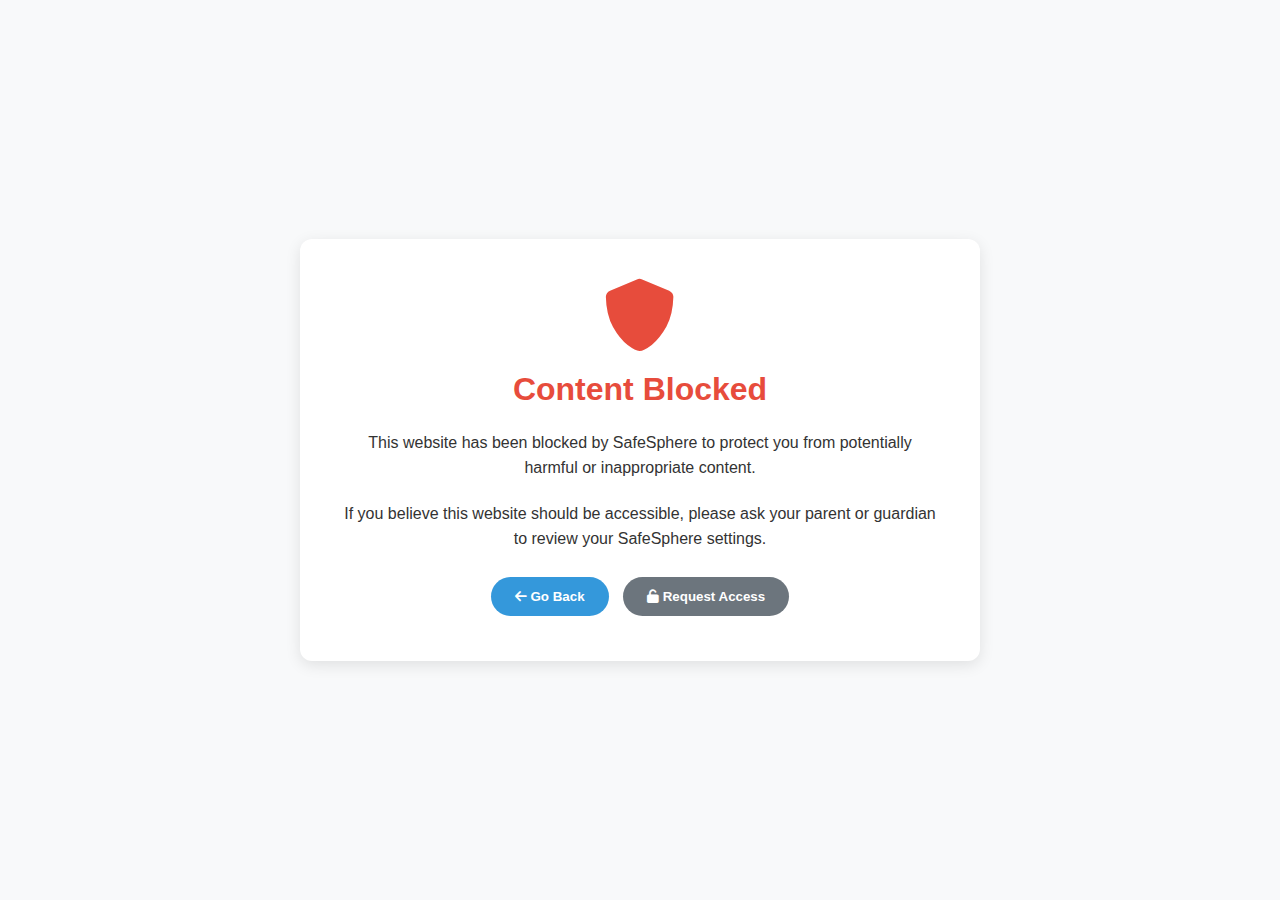
<file: blocked.html>
<!DOCTYPE html>
<html lang="en">
<head>
  <meta charset="UTF-8">
  <meta name="viewport" content="width=device-width, initial-scale=1.0">
  <title>Content Blocked - SafeSphere</title>
  <link rel="stylesheet" href="https://cdnjs.cloudflare.com/ajax/libs/font-awesome/6.0.0/css/all.min.css">
  <style>
    body {
      font-family: 'Nunito', 'Segoe UI', Tahoma, Geneva, Verdana, sans-serif;
      background-color: #f8f9fa;
      color: #333;
      display: flex;
      justify-content: center;
      align-items: center;
      height: 100vh;
      margin: 0;
      padding: 20px;
      box-sizing: border-box;
    }
    .container {
      max-width: 600px;
      text-align: center;
      background-color: white;
      border-radius: 12px;
      padding: 40px;
      box-shadow: 0 4px 15px rgba(0, 0, 0, 0.1);
    }
    .icon {
      color: #e74c3c;
      font-size: 72px;
      margin-bottom: 20px;
    }
    h1 {
      color: #e74c3c;
      margin-top: 0;
    }
    p {
      font-size: 16px;
      line-height: 1.6;
      margin-bottom: 20px;
    }
    .search-term {
      background-color: #f8d7da;
      padding: 5px 10px;
      border-radius: 4px;
      font-weight: bold;
      color: #842029;
    }
    .button {
      display: inline-block;
      padding: 12px 24px;
      background-color: #3498db;
      color: white;
      text-decoration: none;
      border-radius: 30px;
      font-weight: 600;
      transition: all 0.3s ease;
      margin: 5px;
      border: none;
      cursor: pointer;
    }
    .button:hover {
      background-color: #2980b9;
      transform: translateY(-2px);
      box-shadow: 0 4px 8px rgba(0, 0, 0, 0.1);
    }
    .button.secondary {
      background-color: #6c757d;
    }
    .button.secondary:hover {
      background-color: #5a6268;
    }
  </style>
</head>
<body>
  <div class="container">
    <i class="fas fa-shield-alt icon"></i>
    <h1>Content Blocked</h1>
    
    <div id="blockedSite" style="display: none;">
      <p>This website has been blocked by SafeSphere to protect you from potentially harmful or inappropriate content.</p>
      <p>If you believe this website should be accessible, please ask your parent or guardian to review your SafeSphere settings.</p>
    </div>
    
    <div id="explicitSearch" style="display: none;">
      <p>Your search for <span id="searchTerm" class="search-term"></span> has been blocked by SafeSphere.</p>
      <p>This search query may lead to explicit or inappropriate content that's not suitable for teens.</p>
      <p>Try searching for something else or ask your parent/guardian for help.</p>
    </div>
    
    <div class="actions">
      <button onclick="window.history.back()" class="button"><i class="fas fa-arrow-left"></i> Go Back</button>
      <button id="requestAccess" class="button secondary"><i class="fas fa-unlock"></i> Request Access</button>
    </div>
  </div>
  
  <script>
    document.addEventListener('DOMContentLoaded', function() {
      // Get URL parameters
      const urlParams = new URLSearchParams(window.location.search);
      const reason = urlParams.get('reason');
      const query = urlParams.get('query');
      
      // Show appropriate message based on the reason
      if (reason === 'explicitsearch' && query) {
        document.getElementById('explicitSearch').style.display = 'block';
        document.getElementById('searchTerm').textContent = query;
      } else {
        document.getElementById('blockedSite').style.display = 'block';
      }
      
      // Log block event to background script
      const blockedInfo = {
        timestamp: new Date().toISOString(),
        url: document.referrer || "Unknown URL",
        reason: reason || "blockedsite",
        query: query || null
      };
      
      try {
        chrome.runtime.sendMessage({
          action: "logBlockedContent", 
          blockedInfo: blockedInfo
        });
      } catch (error) {
        console.error("Error logging blocked content:", error);
      }
      
      // Request access button
      document.getElementById('requestAccess').addEventListener('click', function() {
        const message = "Your child is requesting access to blocked content. " + 
                       (reason === 'explicitsearch' ? 
                        `They attempted to search for: "${query}"` : 
                        `They attempted to visit: "${document.referrer || window.location.href}"`);
        
        alert("A notification will be sent to your parent/guardian. If they approve, they can add this to the exceptions list in SafeSphere settings.");
        
        // Send request to background script
        try {
          chrome.runtime.sendMessage({
            action: "requestAccess",
            contentInfo: blockedInfo
          });
        } catch (error) {
          console.error("Error sending access request:", error);
        }
      });
    });
  </script>
</body>
</html>
</file>
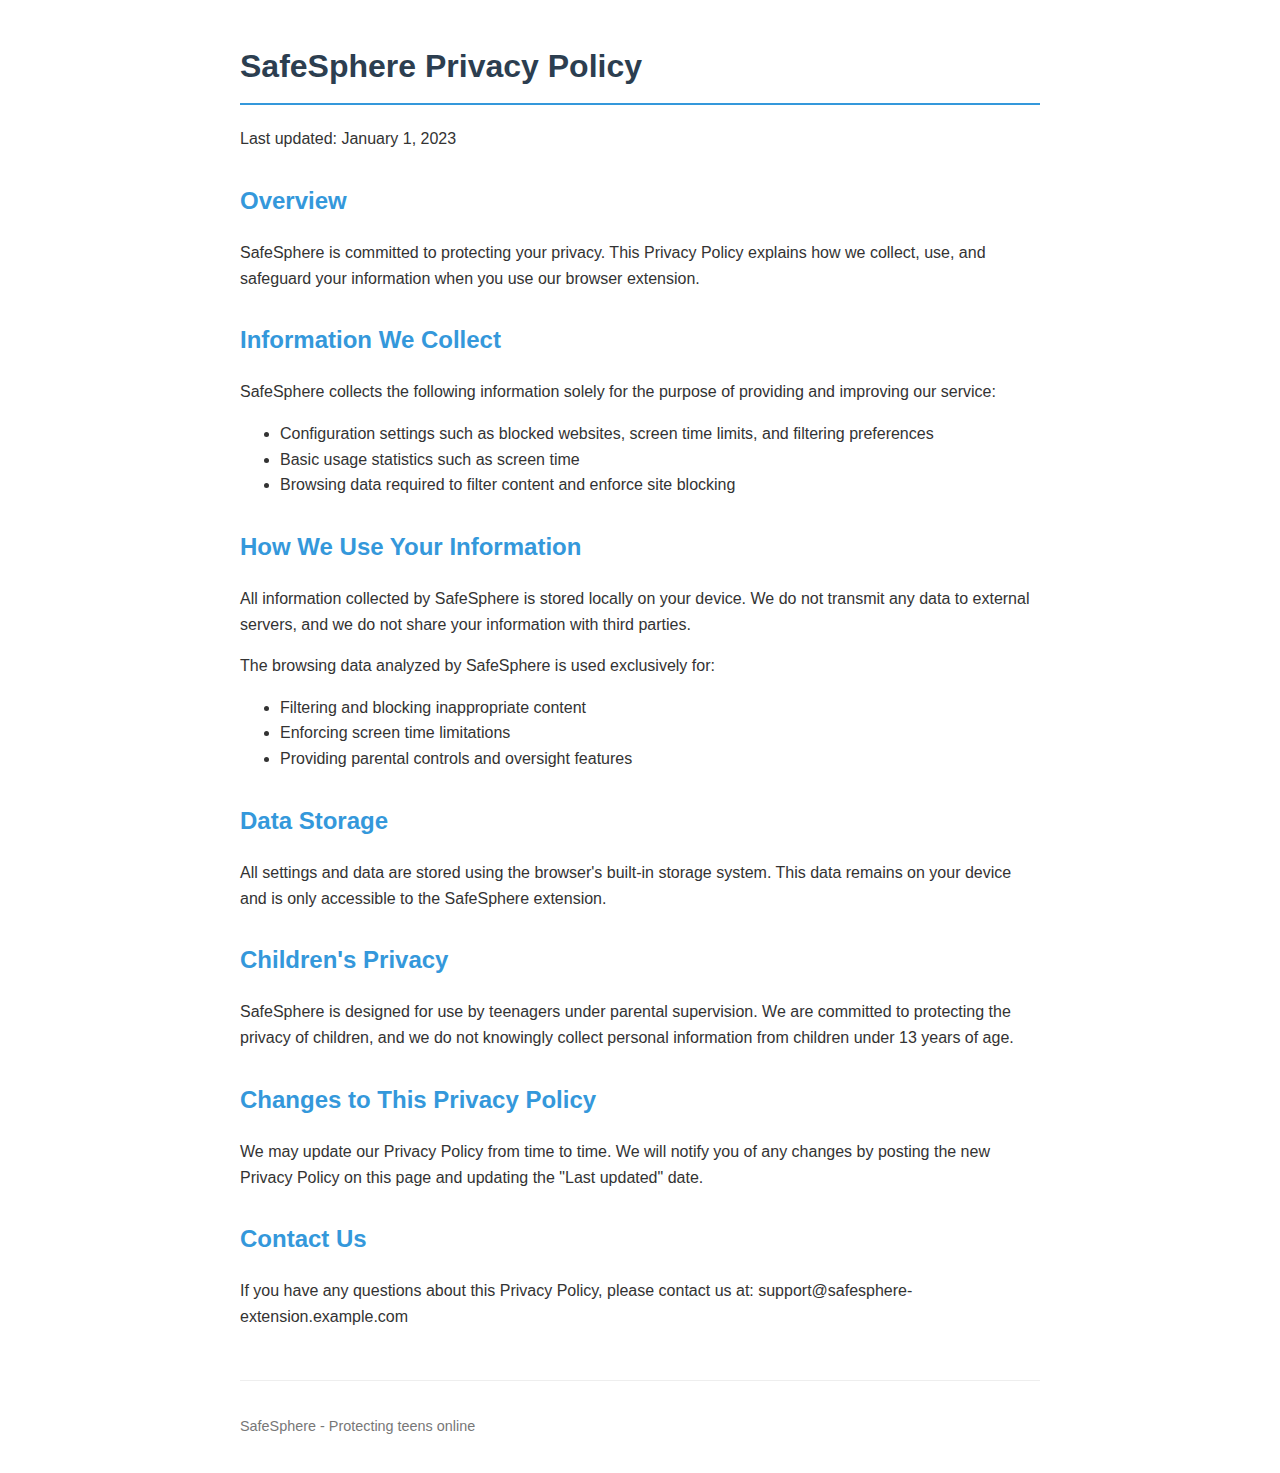
<file: privacy-policy.html>
<!DOCTYPE html>
<html lang="en">
<head>
  <meta charset="UTF-8">
  <meta name="viewport" content="width=device-width, initial-scale=1.0">
  <title>SafeSphere Privacy Policy</title>
  <style>
    body {
      font-family: 'Segoe UI', Tahoma, Geneva, Verdana, sans-serif;
      line-height: 1.6;
      color: #333;
      max-width: 800px;
      margin: 0 auto;
      padding: 20px;
    }
    h1 {
      color: #2c3e50;
      border-bottom: 2px solid #3498db;
      padding-bottom: 10px;
    }
    h2 {
      color: #3498db;
      margin-top: 30px;
    }
    p {
      margin-bottom: 15px;
    }
    .footer {
      margin-top: 50px;
      border-top: 1px solid #eee;
      padding-top: 20px;
      font-size: 0.9em;
      color: #777;
    }
  </style>
</head>
<body>
  <h1>SafeSphere Privacy Policy</h1>
  
  <p>Last updated: January 1, 2023</p>
  
  <h2>Overview</h2>
  <p>
    SafeSphere is committed to protecting your privacy. This Privacy Policy explains how we collect, use, and safeguard your information when you use our browser extension.
  </p>
  
  <h2>Information We Collect</h2>
  <p>
    SafeSphere collects the following information solely for the purpose of providing and improving our service:
  </p>
  <ul>
    <li>Configuration settings such as blocked websites, screen time limits, and filtering preferences</li>
    <li>Basic usage statistics such as screen time</li>
    <li>Browsing data required to filter content and enforce site blocking</li>
  </ul>
  
  <h2>How We Use Your Information</h2>
  <p>
    All information collected by SafeSphere is stored locally on your device. We do not transmit any data to external servers, and we do not share your information with third parties.
  </p>
  <p>
    The browsing data analyzed by SafeSphere is used exclusively for:
  </p>
  <ul>
    <li>Filtering and blocking inappropriate content</li>
    <li>Enforcing screen time limitations</li>
    <li>Providing parental controls and oversight features</li>
  </ul>
  
  <h2>Data Storage</h2>
  <p>
    All settings and data are stored using the browser's built-in storage system. This data remains on your device and is only accessible to the SafeSphere extension.
  </p>
  
  <h2>Children's Privacy</h2>
  <p>
    SafeSphere is designed for use by teenagers under parental supervision. We are committed to protecting the privacy of children, and we do not knowingly collect personal information from children under 13 years of age.
  </p>
  
  <h2>Changes to This Privacy Policy</h2>
  <p>
    We may update our Privacy Policy from time to time. We will notify you of any changes by posting the new Privacy Policy on this page and updating the "Last updated" date.
  </p>
  
  <h2>Contact Us</h2>
  <p>
    If you have any questions about this Privacy Policy, please contact us at: support@safesphere-extension.example.com
  </p>
  
  <div class="footer">
    <p>SafeSphere - Protecting teens online</p>
  </div>
</body>
</html>
</file>
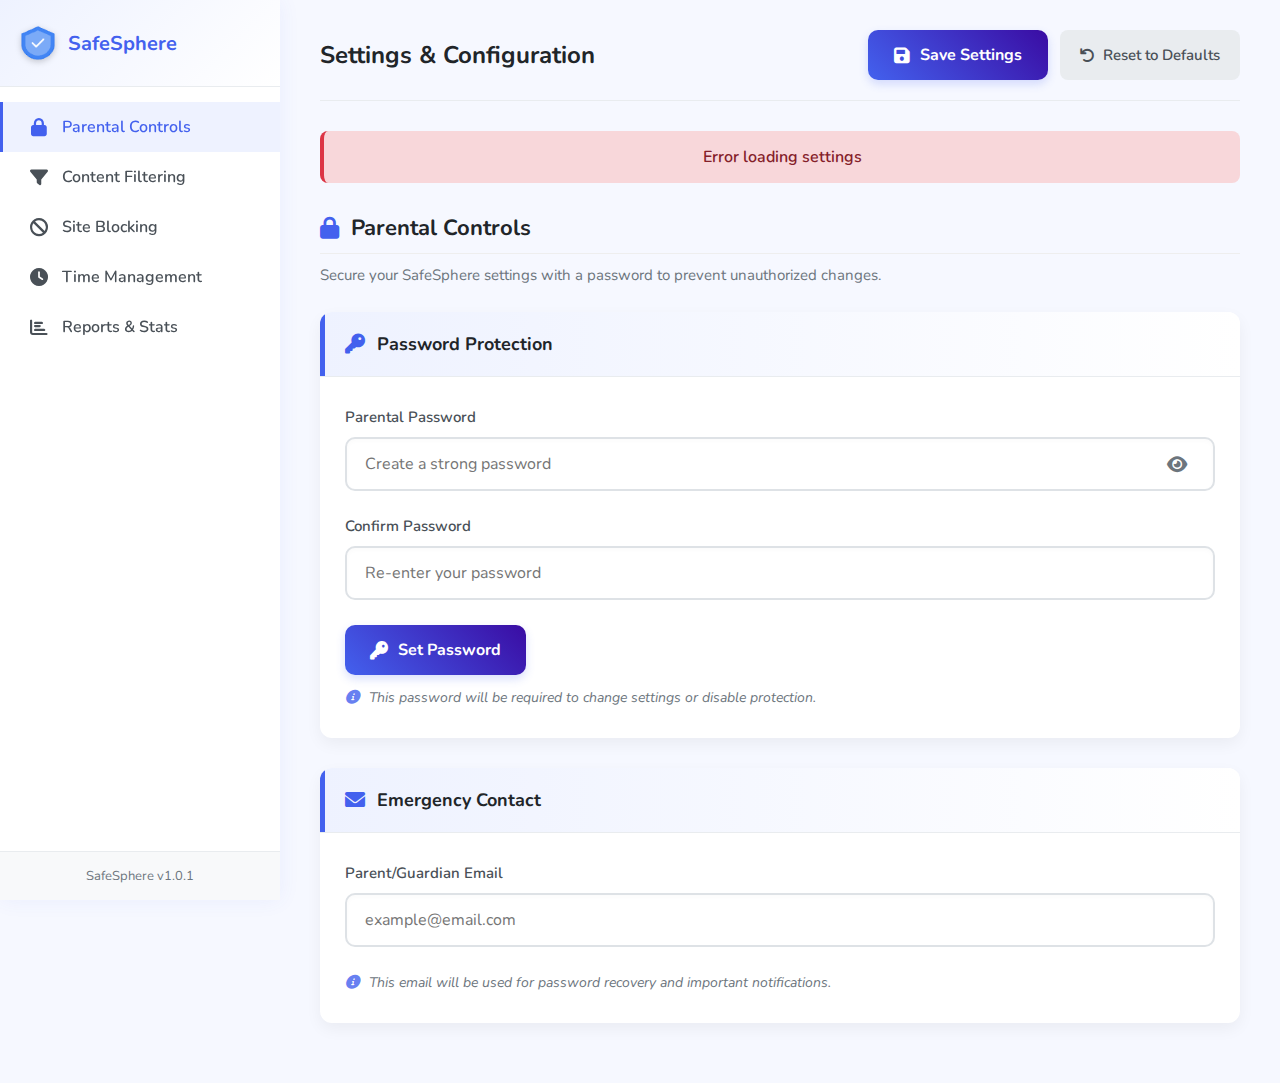
<file: options/options.html>
<!DOCTYPE html>
<html lang="en">
<head>
  <meta charset="UTF-8">
  <meta name="viewport" content="width=device-width, initial-scale=1.0">
  <title>SafeSphere Settings</title>
  <link rel="stylesheet" href="options.css">
  <link rel="stylesheet" href="https://cdnjs.cloudflare.com/ajax/libs/font-awesome/6.0.0/css/all.min.css">
</head>
<body>
  <div class="sidebar">
    <div class="sidebar-header">
      <img src="../assets/icons/icon48.png" alt="SafeSphere Logo">
      <h1>SafeSphere</h1>
    </div>
    <nav>
      <ul>
        <li class="active" data-section="parental-controls"><i class="fas fa-lock"></i> Parental Controls</li>
        <li data-section="content-filtering"><i class="fas fa-filter"></i> Content Filtering</li>
        <li data-section="site-blocking"><i class="fas fa-ban"></i> Site Blocking</li>
        <li data-section="time-management"><i class="fas fa-clock"></i> Time Management</li>
        <li data-section="reports"><i class="fas fa-chart-bar"></i> Reports & Stats</li>
      </ul>
    </nav>
    <div class="sidebar-footer">
      <p>SafeSphere v1.0.1</p>
    </div>
  </div>

  <div class="main-content">
    <div class="header">
      <h1>Settings & Configuration</h1>
      <div class="actions">
        <button id="save-settings" class="primary"><i class="fas fa-save"></i> Save Settings</button>
        <button id="reset-defaults"><i class="fas fa-undo"></i> Reset to Defaults</button>
      </div>
    </div>
    
    <div id="status-message" class="hidden"></div>
    
    <div class="settings-container">
      <!-- Parental Controls Section -->
      <div id="parental-controls" class="settings-section active">
        <div class="section-header">
          <h2><i class="fas fa-lock"></i> Parental Controls</h2>
          <p>Secure your SafeSphere settings with a password to prevent unauthorized changes.</p>
        </div>
        
        <div class="card">
          <div class="card-header">
            <h3>Password Protection</h3>
          </div>
          <div class="card-body">
            <div class="form-group">
              <label for="password">Parental Password</label>
              <div class="password-input">
                <input type="password" id="password" placeholder="Create a strong password">
                <button id="toggle-password" type="button"><i class="fas fa-eye"></i></button>
              </div>
            </div>
            <div class="form-group">
              <label for="confirm-password">Confirm Password</label>
              <div class="password-input">
                <input type="password" id="confirm-password" placeholder="Re-enter your password">
              </div>
            </div>
            <button id="set-password" class="primary"><i class="fas fa-key"></i> Set Password</button>
            <p class="note">This password will be required to change settings or disable protection.</p>
          </div>
        </div>
        
        <div class="card">
          <div class="card-header">
            <h3>Emergency Contact</h3>
          </div>
          <div class="card-body">
            <div class="form-group">
              <label for="parent-email">Parent/Guardian Email</label>
              <input type="email" id="parent-email" placeholder="example@email.com">
            </div>
            <p class="note">This email will be used for password recovery and important notifications.</p>
          </div>
        </div>
      </div>
      
      <!-- Content Filtering Section -->
      <div id="content-filtering" class="settings-section">
        <div class="section-header">
          <h2><i class="fas fa-filter"></i> Content Filtering</h2>
          <p>Control what type of content is filtered and blocked on websites.</p>
        </div>
        
        <div class="card">
          <div class="card-header">
            <h3>Filtering Options</h3>
          </div>
          <div class="card-body">
            <div class="form-group switch-group">
              <label for="content-filtering-toggle">Enable Content Filtering:</label>
              <label class="switch">
                <input type="checkbox" id="content-filtering-toggle" checked>
                <span class="slider round"></span>
              </label>
            </div>
            
            <div class="form-group switch-group">
              <label for="keyword-filtering-toggle">Filter Inappropriate Keywords:</label>
              <label class="switch">
                <input type="checkbox" id="keyword-filtering-toggle" checked>
                <span class="slider round"></span>
              </label>
            </div>
            
            <div class="form-group switch-group">
              <label for="image-filtering-toggle">Filter Inappropriate Images:</label>
              <label class="switch">
                <input type="checkbox" id="image-filtering-toggle" checked>
                <span class="slider round"></span>
              </label>
            </div>
          </div>
        </div>
        
        <div class="card">
          <div class="card-header">
            <h3>Content Categories to Filter</h3>
          </div>
          <div class="card-body">
            <div class="checkbox-grid">
              <div class="checkbox-item">
                <input type="checkbox" id="adult-content" checked>
                <label for="adult-content">Adult Content</label>
              </div>
              <div class="checkbox-item">
                <input type="checkbox" id="violence" checked>
                <label for="violence">Violence</label>
              </div>
              <div class="checkbox-item">
                <input type="checkbox" id="gambling" checked>
                <label for="gambling">Gambling</label>
              </div>
              <div class="checkbox-item">
                <input type="checkbox" id="drugs" checked>
                <label for="drugs">Drugs & Substances</label>
              </div>
              <div class="checkbox-item">
                <input type="checkbox" id="hate-speech" checked>
                <label for="hate-speech">Hate Speech</label>
              </div>
              <div class="checkbox-item">
                <input type="checkbox" id="profanity" checked>
                <label for="profanity">Profanity</label>
              </div>
            </div>
          </div>
        </div>
        
        <div class="card">
          <div class="card-header">
            <h3>Custom Keywords to Block</h3>
          </div>
          <div class="card-body">
            <div class="form-group">
              <label for="blocked-keywords">Blocked Keywords:</label>
              <textarea id="blocked-keywords" rows="4" placeholder="Enter keywords separated by commas"></textarea>
            </div>
            <p class="note">These keywords will be filtered from all web pages.</p>
          </div>
        </div>
      </div>
      
      <!-- Site Blocking Section -->
      <div id="site-blocking" class="settings-section">
        <div class="section-header">
          <h2><i class="fas fa-ban"></i> Site Blocking</h2>
          <p>Control which websites are blocked completely.</p>
        </div>
        
        <div class="card">
          <div class="card-header">
            <h3>Blocked Websites</h3>
          </div>
          <div class="card-body">
            <div class="form-group">
              <label for="blocked-sites">Websites to Block:</label>
              <textarea id="blocked-sites" rows="4" placeholder="Enter websites to block, one per line"></textarea>
            </div>
            <p class="note">Enter full domains (e.g., example.com) or subdomains (e.g., sub.example.com).</p>
            
            <div class="blocked-sites-list">
              <h4>Currently Blocked:</h4>
              <ul id="current-blocked-sites">
                <li>adult-site-example.com <button class="remove-site"><i class="fas fa-times"></i></button></li>
                <li>gambling-example.com <button class="remove-site"><i class="fas fa-times"></i></button></li>
                <li>violence-example.com <button class="remove-site"><i class="fas fa-times"></i></button></li>
              </ul>
            </div>
          </div>
        </div>
        
        <div class="card">
          <div class="card-header">
            <h3>Allow List</h3>
          </div>
          <div class="card-body">
            <div class="form-group">
              <label for="allowed-sites">Always Allow These Websites:</label>
              <textarea id="allowed-sites" rows="4" placeholder="Enter websites to always allow, one per line"></textarea>
            </div>
            <p class="note">These websites will never be blocked, even if they contain filtered content.</p>
          </div>
        </div>
      </div>
      
      <!-- Time Management Section -->
      <div id="time-management" class="settings-section">
        <div class="section-header">
          <h2><i class="fas fa-clock"></i> Time Management</h2>
          <p>Set limits on screen time and schedule when internet access is allowed.</p>
        </div>
        
        <div class="card">
          <div class="card-header">
            <h3>Daily Screen Time Limits</h3>
          </div>
          <div class="card-body">
            <div class="form-group">
              <label for="screen-time-limit">Daily Screen Time Limit (minutes):</label>
              <input type="number" id="screen-time-limit" min="0" max="1440" value="120">
            </div>
            <p class="note">Set to 0 for unlimited screen time.</p>
            
            <div class="form-group switch-group">
              <label for="screen-time-weekends">Different Limits for Weekends:</label>
              <label class="switch">
                <input type="checkbox" id="screen-time-weekends">
                <span class="slider round"></span>
              </label>
            </div>
            
            <div class="form-group weekend-settings hidden">
              <label for="weekend-time-limit">Weekend Screen Time Limit (minutes):</label>
              <input type="number" id="weekend-time-limit" min="0" max="1440" value="240">
            </div>
          </div>
        </div>
        
        <div class="card">
          <div class="card-header">
            <h3>Scheduled Access Times</h3>
          </div>
          <div class="card-body">
            <div class="form-group switch-group">
              <label for="schedule-enabled">Enable Scheduled Access:</label>
              <label class="switch">
                <input type="checkbox" id="schedule-enabled">
                <span class="slider round"></span>
              </label>
            </div>
            
            <div class="schedule-settings">
              <div class="time-range">
                <div class="form-group">
                  <label for="access-start">Start Time:</label>
                  <input type="time" id="access-start" value="08:00">
                </div>
                <div class="form-group">
                  <label for="access-end">End Time:</label>
                  <input type="time" id="access-end" value="20:00">
                </div>
              </div>
              <p class="note">Internet access will only be allowed between these times.</p>
            </div>
          </div>
        </div>
      </div>
      
      <!-- Reports & Stats Section -->
      <div id="reports" class="settings-section">
        <div class="section-header">
          <h2><i class="fas fa-chart-bar"></i> Reports & Stats</h2>
          <p>View statistics about browsing habits and protection activities.</p>
        </div>
        
        <div class="card">
          <div class="card-header">
            <h3>Usage Statistics</h3>
          </div>
          <div class="card-body">
            <div class="stats-grid">
              <div class="stat-item">
                <div class="stat-icon"><i class="fas fa-clock"></i></div>
                <div class="stat-value">0h 0m</div>
                <div class="stat-label">Today's Screen Time</div>
              </div>
              <div class="stat-item">
                <div class="stat-icon"><i class="fas fa-filter"></i></div>
                <div class="stat-value">0</div>
                <div class="stat-label">Content Filtered</div>
              </div>
              <div class="stat-item">
                <div class="stat-icon"><i class="fas fa-ban"></i></div>
                <div class="stat-value">0</div>
                <div class="stat-label">Sites Blocked</div>
              </div>
              <div class="stat-item">
                <div class="stat-icon"><i class="fas fa-check-circle"></i></div>
                <div class="stat-value">100%</div>
                <div class="stat-label">Protection Rate</div>
              </div>
            </div>
            <p class="note">Statistics are reset daily at midnight.</p>
          </div>
        </div>
        
        <div class="card">
          <div class="card-header">
            <h3>Most Visited Websites</h3>
          </div>
          <div class="card-body">
            <div class="site-list">
              <p class="placeholder-text">Website usage statistics will appear here after you start browsing.</p>
            </div>
          </div>
        </div>
      </div>
    </div>
  </div>
  
  <script src="options.js"></script>
</body>
</html>
</file>
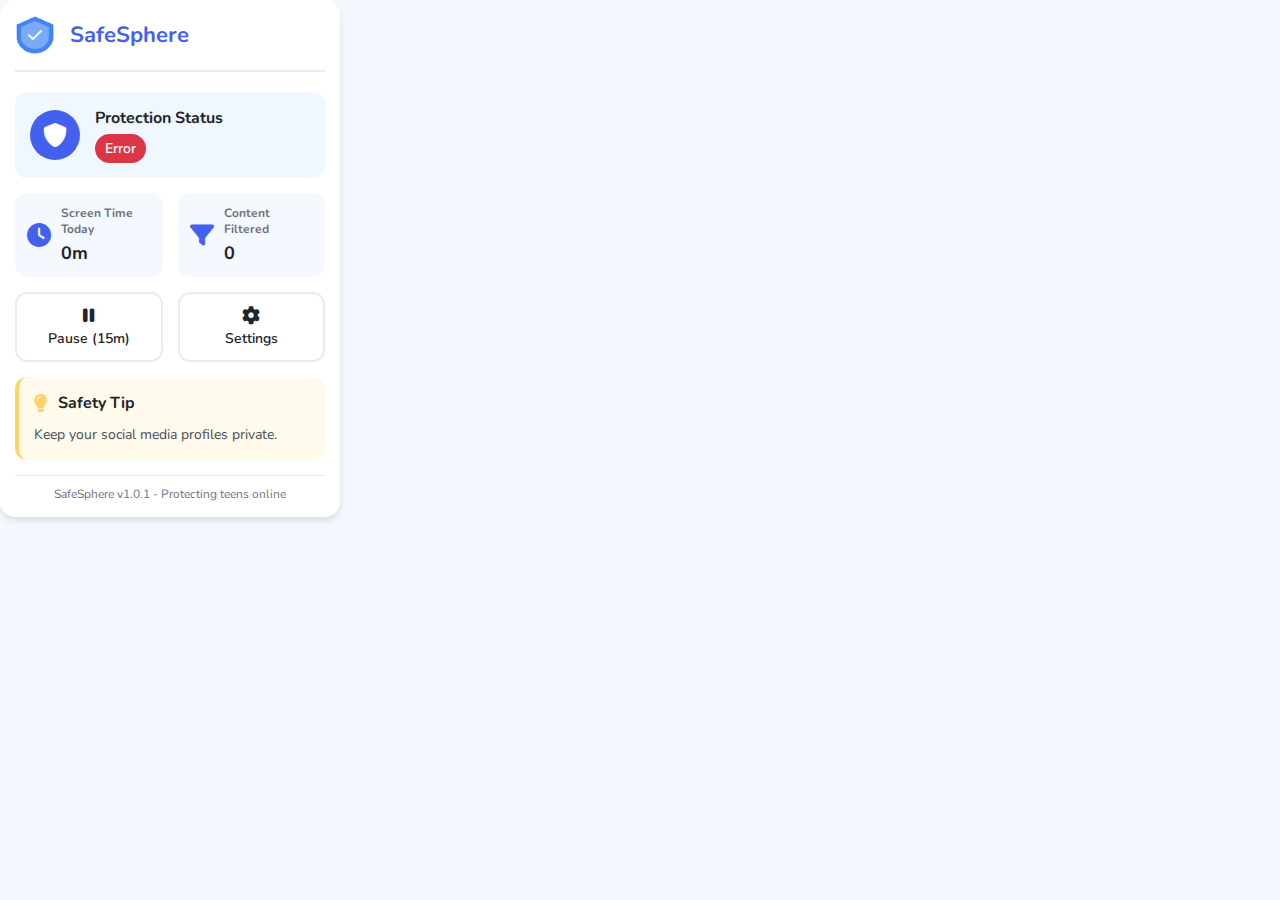
<file: popup/popup.html>
<!DOCTYPE html>
<html lang="en">
<head>
  <meta charset="UTF-8">
  <meta name="viewport" content="width=device-width, initial-scale=1.0">
  <title>SafeSphere</title>
  <link rel="stylesheet" href="popup.css">
  <link rel="stylesheet" href="https://cdnjs.cloudflare.com/ajax/libs/font-awesome/6.0.0/css/all.min.css">
</head>
<body>
  <div class="container">
    <div class="header">
      <img src="../assets/icons/icon48.png" alt="SafeSphere Logo">
      <h1>SafeSphere</h1>
    </div>
    
    <div class="protection-status">
      <div class="status-circle">
        <i id="status-icon" class="fas fa-shield-alt"></i>
      </div>
      <div class="status-text">
        <h2>Protection Status</h2>
        <p id="protection-status" class="badge">Active</p>
      </div>
    </div>
    
    <div class="stats-container">
      <div class="stat-box">
        <i class="fas fa-clock"></i>
        <div class="stat-details">
          <h3>Screen Time Today</h3>
          <p id="screen-time">0m</p>
        </div>
      </div>
      
      <div class="stat-box">
        <i class="fas fa-filter"></i>
        <div class="stat-details">
          <h3>Content Filtered</h3>
          <p id="filtered-content">0</p>
        </div>
      </div>
    </div>
    
    <!-- New section for blocked content -->
    <div id="blocked-content-section" class="blocked-content" style="display: none;">
      <div class="section-header">
        <i class="fas fa-ban"></i>
        <h3>Recently Blocked</h3>
      </div>
      <ul id="blocked-content-list" class="blocked-list">
        <!-- Will be populated by JavaScript -->
      </ul>
      <button id="view-all-blocked" class="text-button">
        View All <i class="fas fa-chevron-right"></i>
      </button>
    </div>
    
    <div class="quick-controls">
      <button id="pause-button" class="action-button">
        <i class="fas fa-pause"></i>
        <span>Pause (15m)</span>
      </button>
      <button id="settings-button" class="action-button">
        <i class="fas fa-cog"></i>
        <span>Settings</span>
      </button>
    </div>
    
    <div class="safety-tips">
      <div class="tip-header">
        <i class="fas fa-lightbulb"></i>
        <h3>Safety Tip</h3>
      </div>
      <p id="daily-tip">Never share personal information with strangers online.</p>
    </div>
    
    <div class="footer">
      <p>SafeSphere v1.0.1 - Protecting teens online</p>
    </div>
  </div>
  
  <script src="popup.js"></script>
</body>
</html>
</file>
<file: options/options.css>
@import url('https://fonts.googleapis.com/css2?family=Nunito:wght@400;600;700&display=swap');

:root {
  --primary-color: #4361ee;
  --primary-light: #eef2ff;
  --primary-dark: #3a0ca3;
  --success-color: #4cc9f0;
  --warning-color: #f72585;
  --light-color: #f8f9fa;
  --dark-color: #212529;
  --gray-100: #f8f9fa;
  --gray-200: #e9ecef;
  --gray-300: #dee2e6;
  --gray-400: #ced4da;
  --gray-500: #adb5bd;
  --gray-600: #6c757d;
  --gray-700: #495057;
  --border-radius: 12px;
  --box-shadow: 0 4px 6px rgba(0, 0, 0, 0.05);
  --box-shadow-hover: 0 8px 15px rgba(0, 0, 0, 0.1);
  --transition: all 0.3s ease;
}

* {
  box-sizing: border-box;
  margin: 0;
  padding: 0;
}

body {
  font-family: 'Nunito', sans-serif;
  margin: 0;
  padding: 0;
  background-color: #f6f8ff;
  color: var(--dark-color);
  display: flex;
  min-height: 100vh;
}

.container {
  max-width: 800px;
  margin: 0 auto;
  padding: 20px;
  background-color: white;
  box-shadow: 0 2px 10px rgba(0, 0, 0, 0.1);
  border-radius: 8px;
}

.sidebar {
  width: 280px;
  background-color: white;
  box-shadow: 0 0 20px rgba(67, 97, 238, 0.07);
  display: flex;
  flex-direction: column;
  position: fixed;
  height: 100vh;
  z-index: 10;
}

.sidebar-header {
  padding: 25px 20px;
  display: flex;
  align-items: center;
  border-bottom: 1px solid var(--gray-200);
  background: linear-gradient(135deg, var(--primary-light), white);
}

.sidebar-header img {
  width: 36px;
  height: 36px;
  margin-right: 12px;
  filter: drop-shadow(0 2px 3px rgba(0, 0, 0, 0.2));
}

.sidebar-header h1 {
  font-size: 20px;
  color: var(--primary-color);
  margin: 0;
  font-weight: 700;
}

.sidebar nav {
  flex: 1;
  overflow-y: auto;
  padding: 15px 0;
}

.sidebar ul {
  list-style: none;
  padding: 0;
  margin: 0;
}

.sidebar li {
  padding: 14px 25px;
  cursor: pointer;
  display: flex;
  align-items: center;
  color: var(--gray-700);
  transition: var(--transition);
  border-left: 3px solid transparent;
  font-weight: 600;
}

.sidebar li:hover {
  background-color: var(--primary-light);
  color: var(--primary-color);
}

.sidebar li.active {
  background-color: var(--primary-light);
  color: var(--primary-color);
  border-left: 3px solid var(--primary-color);
}

.sidebar li i {
  margin-right: 12px;
  width: 22px;
  font-size: 18px;
  text-align: center;
}

.sidebar-footer {
  padding: 15px 20px;
  text-align: center;
  font-size: 13px;
  color: var(--gray-600);
  border-top: 1px solid var(--gray-200);
  background-color: var(--light-color);
}

.main-content {
  flex: 1;
  padding: 30px 40px;
  margin-left: 280px;
  width: calc(100% - 280px);
}

.header {
  display: flex;
  justify-content: space-between;
  align-items: center;
  margin-bottom: 30px;
  padding-bottom: 20px;
  border-bottom: 1px solid var(--gray-200);
}

.header img {
  width: 40px;
  height: 40px;
  margin-right: 15px;
}

.header h1 {
  font-size: 24px;
  color: var(--dark-color);
  margin: 0;
  font-weight: 700;
}

.actions {
  display: flex;
  gap: 12px;
}

.settings-area {
  margin-bottom: 30px;
}

.setting-group {
  margin-bottom: 15px;
  display: flex;
  align-items: center;
}

.setting-group label {
  flex: 0 0 200px;
  font-weight: 500;
}

input[type="text"],
input[type="password"],
input[type="number"],
textarea {
  padding: 8px 12px;
  border: 1px solid #ced4da;
  border-radius: 4px;
  font-size: 14px;
  width: 100%;
}

textarea {
  resize: vertical;
}

.switch-group {
  display: flex;
  justify-content: space-between;
  align-items: center;
}

.switch {
  position: relative;
  display: inline-block;
  width: 50px;
  height: 26px;
}

.switch input {
  opacity: 0;
  width: 0;
  height: 0;
}

.slider {
  position: absolute;
  cursor: pointer;
  top: 0;
  left: 0;
  right: 0;
  bottom: 0;
  background-color: #ccc;
  transition: .4s;
  border-radius: 34px;
}

.slider:before {
  position: absolute;
  content: "";
  height: 20px;
  width: 20px;
  left: 3px;
  bottom: 3px;
  background-color: white;
  transition: .4s;
  border-radius: 50%;
}

input:checked + .slider {
  background-color: var(--primary-color);
}

input:focus + .slider {
  box-shadow: 0 0 1px var(--primary-color);
}

input:checked + .slider:before {
  transform: translateX(24px);
}

h2 {
  color: #3498db;
  border-bottom: 1px solid #eee;
  padding-bottom: 10px;
  margin-top: 30px;
  font-size: 18px;
}

.buttons {
  display: flex;
  justify-content: space-between;
  margin-top: 30px;
}

button {
  padding: 12px 20px;
  border: none;
  border-radius: 8px;
  cursor: pointer;
  font-family: 'Nunito', sans-serif;
  font-weight: 600;
  font-size: 15px;
  display: inline-flex;
  align-items: center;
  transition: var(--transition);
}

button i {
  margin-right: 8px;
}

button.primary {
  background-color: var(--primary-color);
  color: white;
}

button.primary:hover {
  background-color: var(--primary-dark);
  transform: translateY(-2px);
  box-shadow: 0 4px 8px rgba(0, 0, 0, 0.1);
}

#reset-defaults {
  background-color: var(--gray-200);
  color: var(--gray-700);
}

#reset-defaults:hover {
  background-color: var(--gray-300);
  transform: translateY(-2px);
}

.note {
  font-size: 13px;
  color: var(--gray-600);
  margin-top: 8px;
  font-style: italic;
}

#status-message {
  padding: 15px;
  border-radius: 8px;
  margin-bottom: 20px;
  text-align: center;
  font-weight: 600;
  transition: all 0.5s ease;
  transform: translateY(0);
  opacity: 1;
}

#status-message.success {
  background-color: #d1e7dd;
  color: #0f5132;
  border-left: 4px solid #198754;
}

#status-message.error {
  background-color: #f8d7da;
  color: #842029;
  border-left: 4px solid #dc3545;
}

.hidden {
  opacity: 0;
  height: 0;
  padding: 0 !important;
  margin: 0 !important;
  overflow: hidden;
  transform: translateY(-20px);
}

.settings-section {
  display: none;
  animation: fadeIn 0.5s ease-in-out;
}

@keyframes fadeIn {
  from { opacity: 0; transform: translateY(10px); }
  to { opacity: 1; transform: translateY(0); }
}

.settings-section.active {
  display: block;
}

.section-header {
  margin-bottom: 25px;
}

.section-header h2 {
  font-size: 22px;
  color: var(--dark-color);
  margin-bottom: 10px;
  display: flex;
  align-items: center;
}

.section-header h2 i {
  margin-right: 12px;
  color: var(--primary-color);
  font-size: 22px;
}

.section-header p {
  color: var(--gray-600);
  font-size: 15px;
  max-width: 700px;
  line-height: 1.5;
}

.blocked-sites-list {
  margin-top: 25px;
  border-top: 1px solid var(--gray-200);
  padding-top: 20px;
}

.blocked-sites-list h4 {
  margin-bottom: 15px;
  color: var(--gray-700);
  font-size: 16px;
}

.blocked-sites-list ul {
  list-style: none;
  padding: 0;
  max-height: 250px;
  overflow-y: auto;
  border: 1px solid var(--gray-200);
  border-radius: 8px;
}

.blocked-sites-list li {
  display: flex;
  justify-content: space-between;
  align-items: center;
  padding: 10px 15px;
  background-color: var(--gray-100);
  border-bottom: 1px solid var(--gray-200);
  transition: var(--transition);
}

.blocked-sites-list li:last-child {
  border-bottom: none;
}

.blocked-sites-list li:hover {
  background-color: var(--primary-light);
}

.remove-site {
  background: none;
  border: none;
  color: var(--warning-color);
  cursor: pointer;
  padding: 5px;
  border-radius: 50%;
  width: 30px;
  height: 30px;
  display: flex;
  align-items: center;
  justify-content: center;
  transition: var(--transition);
}

.remove-site:hover {
  background-color: rgba(247, 37, 133, 0.1);
  transform: rotate(90deg);
}

.time-range {
  display: grid;
  grid-template-columns: 1fr 1fr;
  gap: 20px;
}

.weekend-settings,
.schedule-settings {
  margin-top: 20px;
  padding-top: 20px;
  border-top: 1px solid var(--gray-200);
  animation: fadeIn 0.5s ease-in-out;
}

.stats-grid {
  display: grid;
  grid-template-columns: repeat(auto-fill, minmax(180px, 1fr));
  gap: 20px;
  margin-top: 15px;
}

.stat-item {
  text-align: center;
  background-color: white;
  border-radius: var(--border-radius);
  padding: 20px 15px;
  transition: var(--transition);
  border: 1px solid var(--gray-200);
  box-shadow: var(--box-shadow);
}

.stat-item:hover {
  transform: translateY(-5px);
  box-shadow: var(--box-shadow-hover);
}

.stat-icon {
  display: flex;
  justify-content: center;
  align-items: center;
  width: 60px;
  height: 60px;
  background-color: var(--primary-light);
  border-radius: 50%;
  margin: 0 auto 15px;
  color: var(--primary-color);
  font-size: 24px;
}

.stat-value {
  font-size: 24px;
  font-weight: 700;
  color: var(--dark-color);
  margin-bottom: 8px;
}

.stat-label {
  font-size: 14px;
  color: var(--gray-600);
}

.site-list {
  margin-top: 15px;
}

.placeholder-text {
  color: var(--gray-600);
  text-align: center;
  padding: 30px 20px;
  background-color: var(--gray-100);
  border-radius: 8px;
  font-style: italic;
}

@media (max-width: 992px) {
  .sidebar {
    width: 240px;
  }
  
  .main-content {
    margin-left: 240px;
    width: calc(100% - 240px);
    padding: 20px 30px;
  }
}

@media (max-width: 768px) {
  body {
    flex-direction: column;
  }
  
  .sidebar {
    width: 100%;
    height: auto;
    position: relative;
    box-shadow: 0 2px 5px rgba(0, 0, 0, 0.1);
  }
  
  .sidebar nav {
    display: flex;
    overflow-x: auto;
    padding: 10px;
  }
  
  .sidebar ul {
    display: flex;
  }
  
  .sidebar li {
    padding: 10px 15px;
    white-space: nowrap;
    border-left: none;
    border-bottom: 3px solid transparent;
  }
  
  .sidebar li.active {
    border-left: none;
    border-bottom: 3px solid var(--primary-color);
  }
  
  .sidebar-footer {
    display: none;
  }
  
  .main-content {
    margin-left: 0;
    width: 100%;
    padding: 15px;
  }
  
  .card-header, .card-body {
    padding: 15px;
  }
  
  .header {
    flex-direction: column;
    align-items: flex-start;
    gap: 15px;
  }
  
  .actions {
    width: 100%;
  }
  
  .actions button {
    flex: 1;
  }
  
  .time-range {
    grid-template-columns: 1fr;
  }
  
  .checkbox-grid {
    grid-template-columns: 1fr;
  }
}

.card {
  background-color: white;
  border-radius: var(--border-radius);
  margin-bottom: 30px;
  box-shadow: 0 6px 16px rgba(0, 0, 0, 0.05);
  overflow: hidden;
  transition: var(--transition);
  border: none;
  position: relative;
}

.card:hover {
  box-shadow: 0 12px 20px rgba(0, 0, 0, 0.08);
  transform: translateY(-3px);
}

.card-header {
  background: linear-gradient(to right, var(--primary-light), white);
  padding: 20px 25px;
  border-bottom: 1px solid var(--gray-200);
  position: relative;
}

.card-header:before {
  content: '';
  position: absolute;
  left: 0;
  top: 0;
  height: 100%;
  width: 5px;
  background-color: var(--primary-color);
}

.card-header h3 {
  margin: 0;
  color: var(--dark-color);
  font-size: 18px;
  font-weight: 700;
  display: flex;
  align-items: center;
}

.card-header h3:before {
  font-family: 'Font Awesome 5 Free';
  margin-right: 12px;
  color: var(--primary-color);
  font-size: 20px;
}

#parental-controls .card:nth-child(2) .card-header h3:before {
  content: '\f084';
}

#parental-controls .card:nth-child(3) .card-header h3:before {
  content: '\f0e0';
}

.card-body {
  padding: 30px 25px;
}

.form-group {
  margin-bottom: 25px;
  position: relative;
}

.form-group label {
  display: block;
  margin-bottom: 10px;
  font-weight: 600;
  color: var(--gray-700);
  font-size: 15px;
  transition: var(--transition);
}

.form-group:focus-within label {
  color: var(--primary-color);
}

.form-group input[type="text"],
.form-group input[type="password"],
.form-group input[type="email"],
.form-group input[type="number"],
.form-group input[type="time"],
.form-group textarea {
  width: 100%;
  padding: 14px 18px;
  border: 2px solid var(--gray-300);
  border-radius: 10px;
  font-family: 'Nunito', sans-serif;
  font-size: 16px;
  transition: all 0.3s;
  background-color: #FFFFFF;
  box-shadow: 0 2px 5px rgba(0, 0, 0, 0.02) inset;
}

.form-group input:focus,
.form-group textarea:focus {
  outline: none;
  border-color: var(--primary-color);
  box-shadow: 0 0 0 4px rgba(67, 97, 238, 0.1);
}

.password-input {
  position: relative;
  display: flex;
  align-items: center;
}

.password-input button {
  position: absolute;
  right: 12px;
  background: none;
  border: none;
  color: var(--gray-600);
  cursor: pointer;
  padding: 8px;
  font-size: 18px;
  border-radius: 50%;
  transition: all 0.3s;
  z-index: 2;
}

.password-input button:hover {
  color: var(--primary-color);
  background-color: var(--primary-light);
}

button.primary {
  background: linear-gradient(45deg, var(--primary-color), var(--primary-dark));
  color: white;
  padding: 14px 25px;
  font-size: 16px;
  border-radius: 10px;
  border: none;
  cursor: pointer;
  font-weight: 700;
  transition: all 0.3s;
  box-shadow: 0 4px 10px rgba(67, 97, 238, 0.2);
  display: inline-flex;
  align-items: center;
  justify-content: center;
  min-width: 180px;
}

button.primary:hover {
  box-shadow: 0 6px 15px rgba(67, 97, 238, 0.3);
  transform: translateY(-3px);
}

button.primary:active {
  transform: translateY(-1px);
  box-shadow: 0 3px 8px rgba(67, 97, 238, 0.2);
}

button.primary i {
  margin-right: 10px;
  font-size: 18px;
}

.note {
  font-size: 14px;
  color: var(--gray-600);
  margin-top: 12px;
  font-style: italic;
  line-height: 1.5;
  position: relative;
  padding-left: 24px;
}

.note:before {
  content: '\f05a'; 
  font-family: 'Font Awesome 5 Free';
  font-weight: 900;
  position: absolute;
  left: 0;
  top: 0;
  color: var(--primary-color);
  opacity: 0.8;
}
</file>
<file: popup/popup.css>
@import url('https://fonts.googleapis.com/css2?family=Nunito:wght@400;600;700&display=swap');

:root {
  --primary-color: #4361ee;
  --secondary-color: #3a0ca3;
  --success-color: #4cc9f0;
  --warning-color: #f72585;
  --light-color: #f8f9fa;
  --dark-color: #212529;
  --border-radius: 12px;
  --box-shadow: 0 4px 6px rgba(0, 0, 0, 0.1);
  --transition: all 0.3s ease;
}

* {
  box-sizing: border-box;
  margin: 0;
  padding: 0;
}

body {
  font-family: 'Nunito', sans-serif;
  background-color: #f6f8ff;
  color: var(--dark-color);
  margin: 0;
  padding: 0;
}

.container {
  width: 340px;
  padding: 15px;
  background-color: white;
  border-radius: 15px;
  box-shadow: var(--box-shadow);
}

.header {
  display: flex;
  align-items: center;
  margin-bottom: 20px;
  padding-bottom: 15px;
  border-bottom: 2px solid #e9ecef;
}

.header img {
  width: 40px;
  height: 40px;
  margin-right: 15px;
}

.header h1 {
  font-size: 22px;
  font-weight: 700;
  color: var(--primary-color);
  margin: 0;
}

.protection-status {
  display: flex;
  align-items: center;
  background-color: #f0f7ff;
  border-radius: var(--border-radius);
  padding: 15px;
  margin-bottom: 15px;
  transition: var(--transition);
}

.status-circle {
  width: 50px;
  height: 50px;
  border-radius: 50%;
  background-color: var(--primary-color);
  display: flex;
  justify-content: center;
  align-items: center;
  margin-right: 15px;
  color: white;
  font-size: 24px;
  transition: var(--transition);
}

.status-text {
  flex: 1;
}

.status-text h2 {
  font-size: 16px;
  margin-bottom: 5px;
  color: var(--dark-color);
}

.badge {
  display: inline-block;
  padding: 5px 10px;
  border-radius: 20px;
  font-size: 14px;
  font-weight: 600;
  color: white;
  background-color: #48cae4;
  transition: var(--transition);
}

.badge.active {
  background-color: #48cae4;
}

.badge.paused {
  background-color: #f72585;
}

.stats-container {
  display: grid;
  grid-template-columns: 1fr 1fr;
  gap: 15px;
  margin-bottom: 15px;
}

.stat-box {
  background-color: #f6f8ff;
  border-radius: var(--border-radius);
  padding: 12px;
  display: flex;
  align-items: center;
  transition: var(--transition);
}

.stat-box:hover {
  transform: translateY(-3px);
  box-shadow: var(--box-shadow);
}

.stat-box i {
  font-size: 24px;
  color: var(--primary-color);
  margin-right: 10px;
}

.stat-details h3 {
  font-size: 12px;
  margin-bottom: 4px;
  color: #6c757d;
}

.stat-details p {
  font-size: 18px;
  font-weight: 700;
  color: var(--dark-color);
}

.quick-controls {
  display: grid;
  grid-template-columns: 1fr 1fr;
  gap: 15px;
  margin-bottom: 15px;
}

.action-button {
  background-color: #fff;
  color: var(--dark-color);
  border: 2px solid #e9ecef;
  border-radius: var(--border-radius);
  padding: 12px;
  cursor: pointer;
  font-family: 'Nunito', sans-serif;
  font-weight: 600;
  font-size: 14px;
  display: flex;
  flex-direction: column;
  align-items: center;
  transition: var(--transition);
}

.action-button:hover {
  background-color: var(--primary-color);
  color: white;
  border-color: var(--primary-color);
}

.action-button i {
  font-size: 18px;
  margin-bottom: 5px;
}

.safety-tips {
  background-color: #fffaeb;
  border-radius: var(--border-radius);
  padding: 15px;
  margin-bottom: 15px;
  border-left: 4px solid #ffd166;
}

.tip-header {
  display: flex;
  align-items: center;
  margin-bottom: 10px;
}

.tip-header i {
  color: #ffd166;
  font-size: 18px;
  margin-right: 10px;
}

.tip-header h3 {
  color: var(--dark-color);
  font-size: 16px;
  margin: 0;
}

.safety-tips p {
  font-size: 14px;
  line-height: 1.5;
  color: #495057;
}

.footer {
  text-align: center;
  border-top: 1px solid #e9ecef;
  padding-top: 10px;
  font-size: 12px;
  color: #6c757d;
}

@keyframes pulse {
  0% { transform: scale(1); }
  50% { transform: scale(1.05); }
  100% { transform: scale(1); }
}

.status-circle.active {
  animation: pulse 2s infinite;
}

.blocked-content {
  background-color: #f6f8ff;
  border-radius: var(--border-radius);
  padding: 15px;
  margin-bottom: 15px;
}

.section-header {
  display: flex;
  align-items: center;
  margin-bottom: 10px;
}

.section-header i {
  color: var(--warning-color);
  font-size: 16px;
  margin-right: 8px;
}

.section-header h3 {
  color: var(--dark-color);
  font-size: 14px;
  margin: 0;
}

.blocked-list {
  list-style: none;
  padding: 0;
  margin: 0 0 10px 0;
  max-height: 150px;
  overflow-y: auto;
}

.blocked-list li {
  font-size: 12px;
  padding: 6px 8px;
  border-radius: 4px;
  margin-bottom: 4px;
  background-color: white;
  display: flex;
  align-items: center;
}

.blocked-list .time {
  color: #6c757d;
  margin-right: 8px;
  font-size: 11px;
}

.blocked-list .term {
  color: var(--warning-color);
  font-weight: 600;
}

.text-button {
  background: none;
  border: none;
  color: var(--primary-color);
  font-size: 12px;
  padding: 0;
  cursor: pointer;
  display: flex;
  align-items: center;
  margin-left: auto;
}

.text-button i {
  font-size: 10px;
  margin-left: 4px;
}

.text-button:hover {
  text-decoration: underline;
}
</file>
